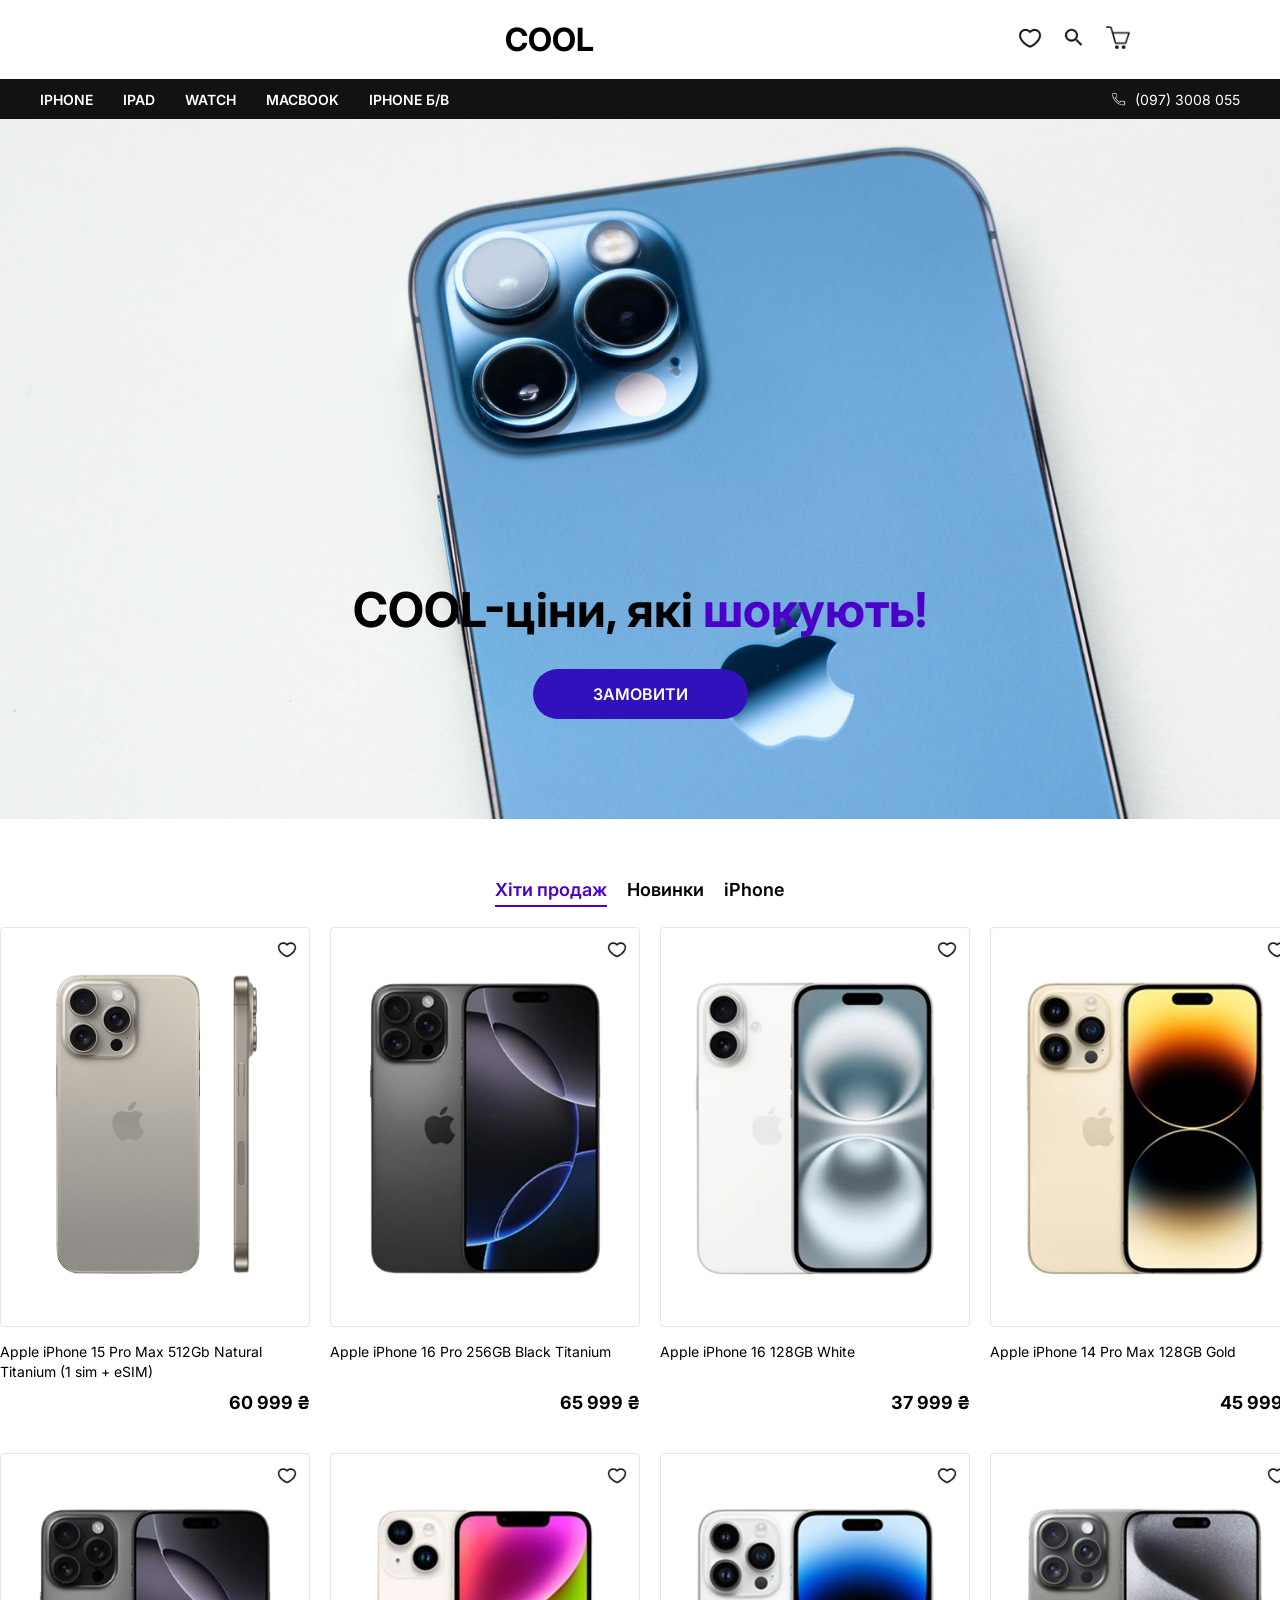
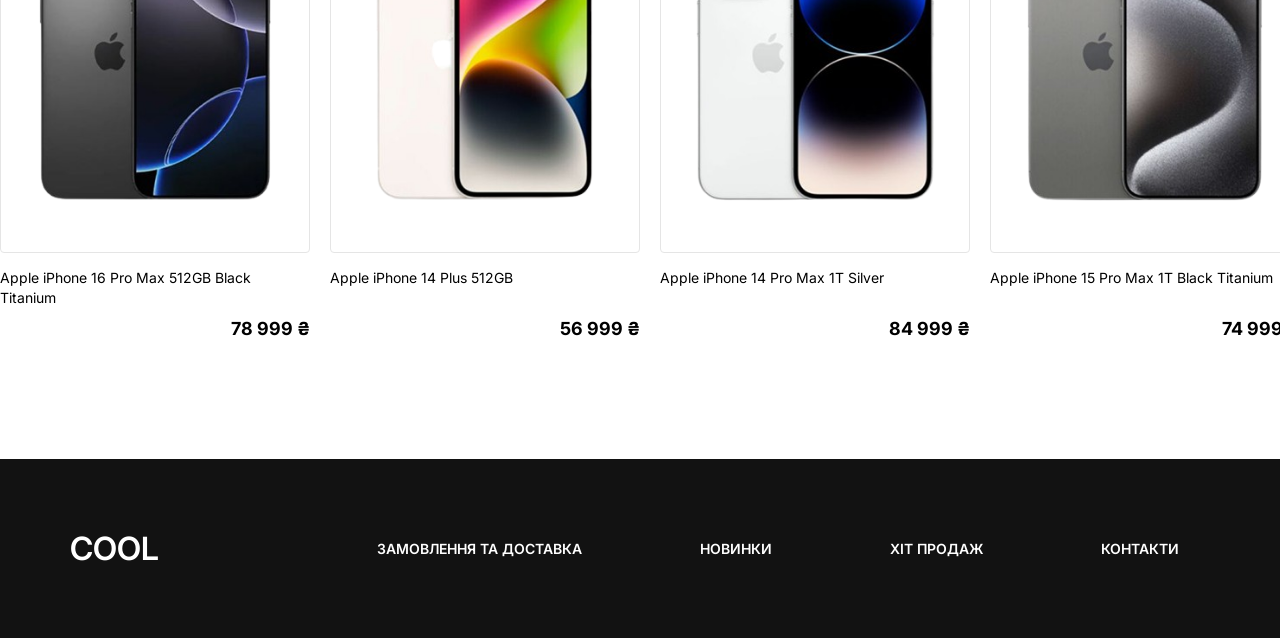
<file: index.html>
<!doctype html>
<html lang="ru">
  <head>
    <meta charset="UTF-8" />
    <meta name="viewport" content="width=device-width, initial-scale=1.0" />
    <title>iPhones Store</title>
    <link rel="stylesheet" href="style.css" />
  </head>
  <body>
    <div class="container">
      <header>
        <div class="top-header flex">
          <div class="empty"></div>
          <h1 class="logo">COOL</h1>
          <div class="header-icons flex">
            <a href="#"><img src="Frame.png" alt="Favorite" class="icon" /></a>
            <a href="#"
              ><img src="ic_round-search.png" alt="Search" class="icon"
            /></a>
            <a href="#"
              ><img src="simple-line-icons_basket.png" alt="Cart" class="icon"
            /></a>
          </div>
        </div>

        <nav class="black-nav flex">
          <ul class="header-menu flex">
            <li class="header-items">
              <a href="#" class="header-links active">IPHONE</a>
            </li>
            <li class="header-items">
              <a href="#" class="header-links">IPAD</a>
            </li>
            <li class="header-items">
              <a href="#" class="header-links">WATCH</a>
            </li>
            <li class="header-items">
              <a href="#" class="header-links">MACBOOK</a>
            </li>
            <li class="header-items">
              <a href="#" class="header-links">IPHONE Б/В</a>
            </li>
          </ul>
          <div class="phone-number flex">
            <img src="mdi-light_phone.png" alt="Phone" class="icon-phone" />
            <a href="tel:0973008055">(097) 3008 055</a>
          </div>
        </nav>
      </header>

      <section class="hero">
        <div class="hero-content">
          <h2 class="hero-title">COOL-ціни, які <span>шокують!</span></h2>
          <a href="#" class="btn-order">ЗАМОВИТИ</a>
        </div>
      </section>

      <section class="products">
        <div class="product-tabs flex">
          <button class="tab-link active">Хіти продаж</button>
          <button class="tab-link">Новинки</button>
          <button class="tab-link">iPhone</button>
        </div>

        <div class="grid-container">
          <div class="product-grid">
            <div class="product-card">
              <div class="card-image-wrapper">
                <img src="Frame.png" alt="" class="wishlist-icon" />
                <img src="1-removebg-preview.png" alt="" class="product-img" />
              </div>
              <p class="product-title">
                Apple iPhone 15 Pro Max 512Gb Natural Titanium (1 sim + eSIM)
              </p>
              <div class="product-price">60 999 ₴</div>
            </div>
            <div class="product-card">
              <div class="card-image-wrapper">
                <img src="Frame.png" alt="" class="wishlist-icon" />
                <img src="2-removebg-preview.png" alt="" class="product-img" />
              </div>
              <p class="product-title">
                Apple iPhone 16 Pro 256GB Black Titanium
              </p>
              <div class="product-price">65 999 ₴</div>
            </div>
            <div class="product-card">
              <div class="card-image-wrapper">
                <img src="Frame.png" alt="" class="wishlist-icon" />
                <img src="3-removebg-preview.png" alt="" class="product-img" />
              </div>
              <p class="product-title">Apple iPhone 16 128GB White</p>
              <div class="product-price">37 999 ₴</div>
            </div>
            <div class="product-card">
              <div class="card-image-wrapper">
                <img src="Frame.png" alt="" class="wishlist-icon" />
                <img src="4-removebg-preview.png" alt="" class="product-img" />
              </div>
              <p class="product-title">Apple iPhone 14 Pro Max 128GB Gold</p>
              <div class="product-price">45 999 ₴</div>
            </div>
            <div class="product-card">
              <div class="card-image-wrapper">
                <img src="Frame.png" alt="" class="wishlist-icon" />
                <img src="2-removebg-preview.png" alt="" class="product-img" />
              </div>
              <p class="product-title">
                Apple iPhone 16 Pro Max 512GB Black Titanium
              </p>
              <div class="product-price">78 999 ₴</div>
            </div>
            <div class="product-card">
              <div class="card-image-wrapper">
                <img src="Frame.png" alt="" class="wishlist-icon" />
                <img src="6-removebg-preview.png" alt="" class="product-img" />
              </div>
              <p class="product-title">Apple iPhone 14 Plus 512GB</p>
              <div class="product-price">56 999 ₴</div>
            </div>
            <div class="product-card">
              <div class="card-image-wrapper">
                <img src="Frame.png" alt="" class="wishlist-icon" />
                <img
                  src="7__1_-removebg-preview.png"
                  alt=""
                  class="product-img"
                />
              </div>
              <p class="product-title">Apple iPhone 14 Pro Max 1T Silver</p>
              <div class="product-price">84 999 ₴</div>
            </div>
            <div class="product-card">
              <div class="card-image-wrapper">
                <img src="Frame.png" alt="" class="wishlist-icon" />
                <img src="8-removebg-preview.png" alt="" class="product-img" />
              </div>
              <p class="product-title">
                Apple iPhone 15 Pro Max 1T Black Titanium
              </p>
              <div class="product-price">74 999 ₴</div>
            </div>
          </div>
        </div>
      </section>

      <footer class="footer">
        <div class="footer-content flex">
          <h1 class="footer-logo">COOL</h1>
          <nav class="footer-nav flex">
            <a href="#" class="footer-link">ЗАМОВЛЕННЯ ТА ДОСТАВКА</a>
            <a href="#" class="footer-link">НОВИНКИ</a>
            <a href="#" class="footer-link">ХІТ ПРОДАЖ</a>
            <a href="#" class="footer-link">КОНТАКТИ</a>
          </nav>
        </div>
      </footer>
    </div>
  </body>
</html>
</file>
<file: style.css>
@import url("https://fonts.googleapis.com/css2?family=Inter:wght@300;400;600;700&display=swap");

* {
  margin: 0;
  padding: 0;
  box-sizing: border-box;
}

body {
  font-family: "Inter", sans-serif;
  background-color: #fff;
}

.flex {
  display: flex;
  align-items: center;
}

.container {
  max-width: 1400px;
  margin: 0 auto;
}

.top-header {
  justify-content: space-between;
  padding: 20px 0;
}

.empty {
  width: 100px;
}

.logo {
  font-weight: 700;
  font-size: 32px;
  padding: 0 10px;
}

.header-icons {
  margin-right: 150px;
}

.header-icons .icon {
  width: 24px;
  height: 24px;
  margin-left: 20px;
}

.black-nav {
  background-color: #121212;
  padding: 10px 40px;
  justify-content: space-between;
}

.header-menu {
  list-style: none;
  gap: 30px;
}

.header-links {
  color: #ffffff;
  text-decoration: none;
  font-size: 14px;
  font-weight: 600;
  text-transform: uppercase;
}

.header-links.active {
  color: #ffffff;
}

.phone-number a {
  color: white;
  text-decoration: none;
  font-size: 14px;
  margin-left: 8px;
}

.icon-phone {
  width: 16px;
  height: 16px;
}

.hero {
  background-image: url("Rectangle 31.png");
  background-size: cover;
  background-position: center;
  height: 700px;
  display: flex;
  align-items: flex-end;
  justify-content: center;
  padding-bottom: 100px;
  text-align: center;
}

.hero-title {
  font-size: 48px;
  font-weight: 700;
  margin-bottom: 30px;
}

.hero-title span {
  color: #4b00c7;
}

.btn-order {
  background-color: #3111bb;
  color: white;
  padding: 15px 60px;
  border-radius: 30px;
  text-decoration: none;
  font-weight: 600;
  display: inline-block;
}

/* СЕТКА ТОВАРОВ */
.products {
  padding: 60px 0;
}

.product-tabs {
  justify-content: center;
  gap: 20px;
  margin-bottom: 20px;
}

.tab-link {
  background: none;
  border: none;
  font-family: "Inter", sans-serif;
  font-size: 18px;
  font-weight: 600;
  color: #000;
  padding-bottom: 5px;
  border-bottom: 2px solid transparent;
}

.tab-link.active {
  color: #4b00c7;
  border-bottom: 2px solid #4b00c7;
}

.grid-container {
  display: flex;
  align-items: center;
}

.product-grid {
  display: grid;
  grid-template-columns: repeat(4, 1fr);
  gap: 40px 20px;
  width: 100%;
}

.product-card {
  display: flex;
  flex-direction: column;
  width: 310px;
}

.card-image-wrapper {
  position: relative;
  background-color: #fff;
  border: 1px solid #e5e5e5;
  border-radius: 4px;
  padding: 20px;
  margin-bottom: 15px;
  height: 400px;
  display: flex;
  justify-content: center;
  align-items: center;
}

.product-img {
  max-width: 100%;
  max-height: 100%;
  object-fit: contain;
}

.wishlist-icon {
  position: absolute;
  top: 12px;
  right: 12px;
  width: 20px;
}

.product-title {
  font-size: 14px;
  line-height: 1.4;
  color: #000;
  margin-bottom: 10px;
  min-height: 40px;
}

.product-price {
  font-size: 18px;
  font-weight: 700;
  color: #000;
  text-align: right;
  margin-top: auto;
}

/* ФУТЕР */
.footer {
  background-color: #121212;
  padding: 70px;
  margin-top: 60px;
}

.footer-content {
  max-width: 1400px;
  margin: 0 auto;
  justify-content: flex-start;
  gap: 218px;
  align-items: center;
}

.footer-logo {
  font-weight: 600;
  font-size: 32px;
  color: #ffffff;
  white-space: nowrap;
}

.footer-nav {
  gap: 118px;
  flex-wrap: wrap;
}

.footer-link {
  color: #ffffff;
  text-decoration: none;
  font-size: 14px;
  font-weight: 600;
}
</file>
